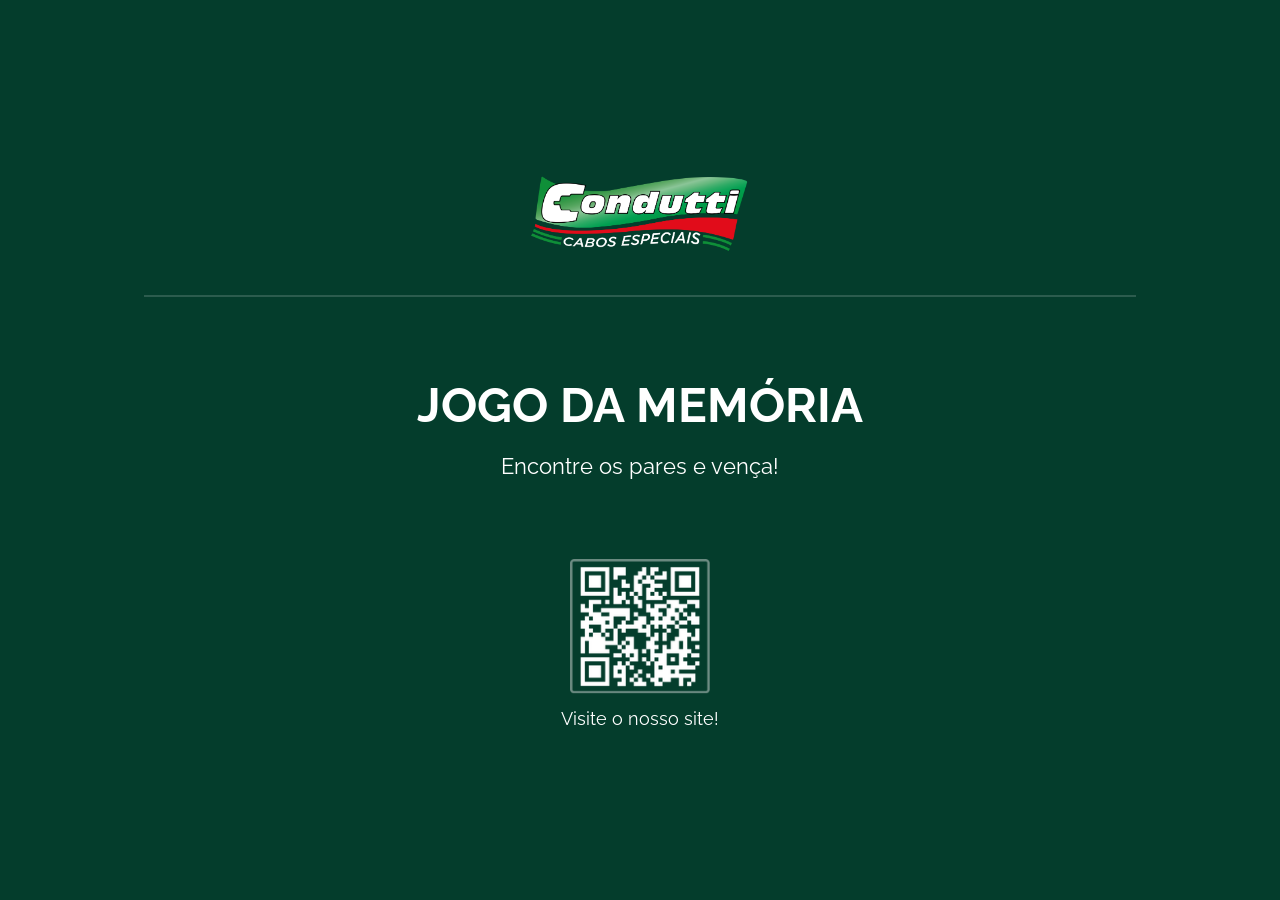
<file: index.html>
<!DOCTYPE html>
<html lang="pt-BR">
<head>
    <meta charset="UTF-8">
    <meta name="viewport" content="width=device-width, initial-scale=1.0, user-scalable=no, viewport-fit=cover">
    <title>Jogo da Memória</title>
    <link rel="stylesheet" href="style.css">
</head>
<body>
    <div class="container">
        <img src="imagens/logoFundoEscuro.png" alt="Logo" class="logo">
        
        <div class="divider"></div>
        
        <h1>JOGO DA MEMÓRIA</h1>
        <p class="subtitle">Encontre os pares e vença!</p>
        
        <div class="qr-container">
            <a href="https://condutti.com.br/"><img src="imagens/qrcode.png" alt="QR Code"></a>
            <p>Visite o nosso site!</p>
        </div>

        
    </div>
    
    <script src="script.js">
        function startGame() {
  window.location.href = "game.html"; 
}
    </script>
</body>
</html>
</file>
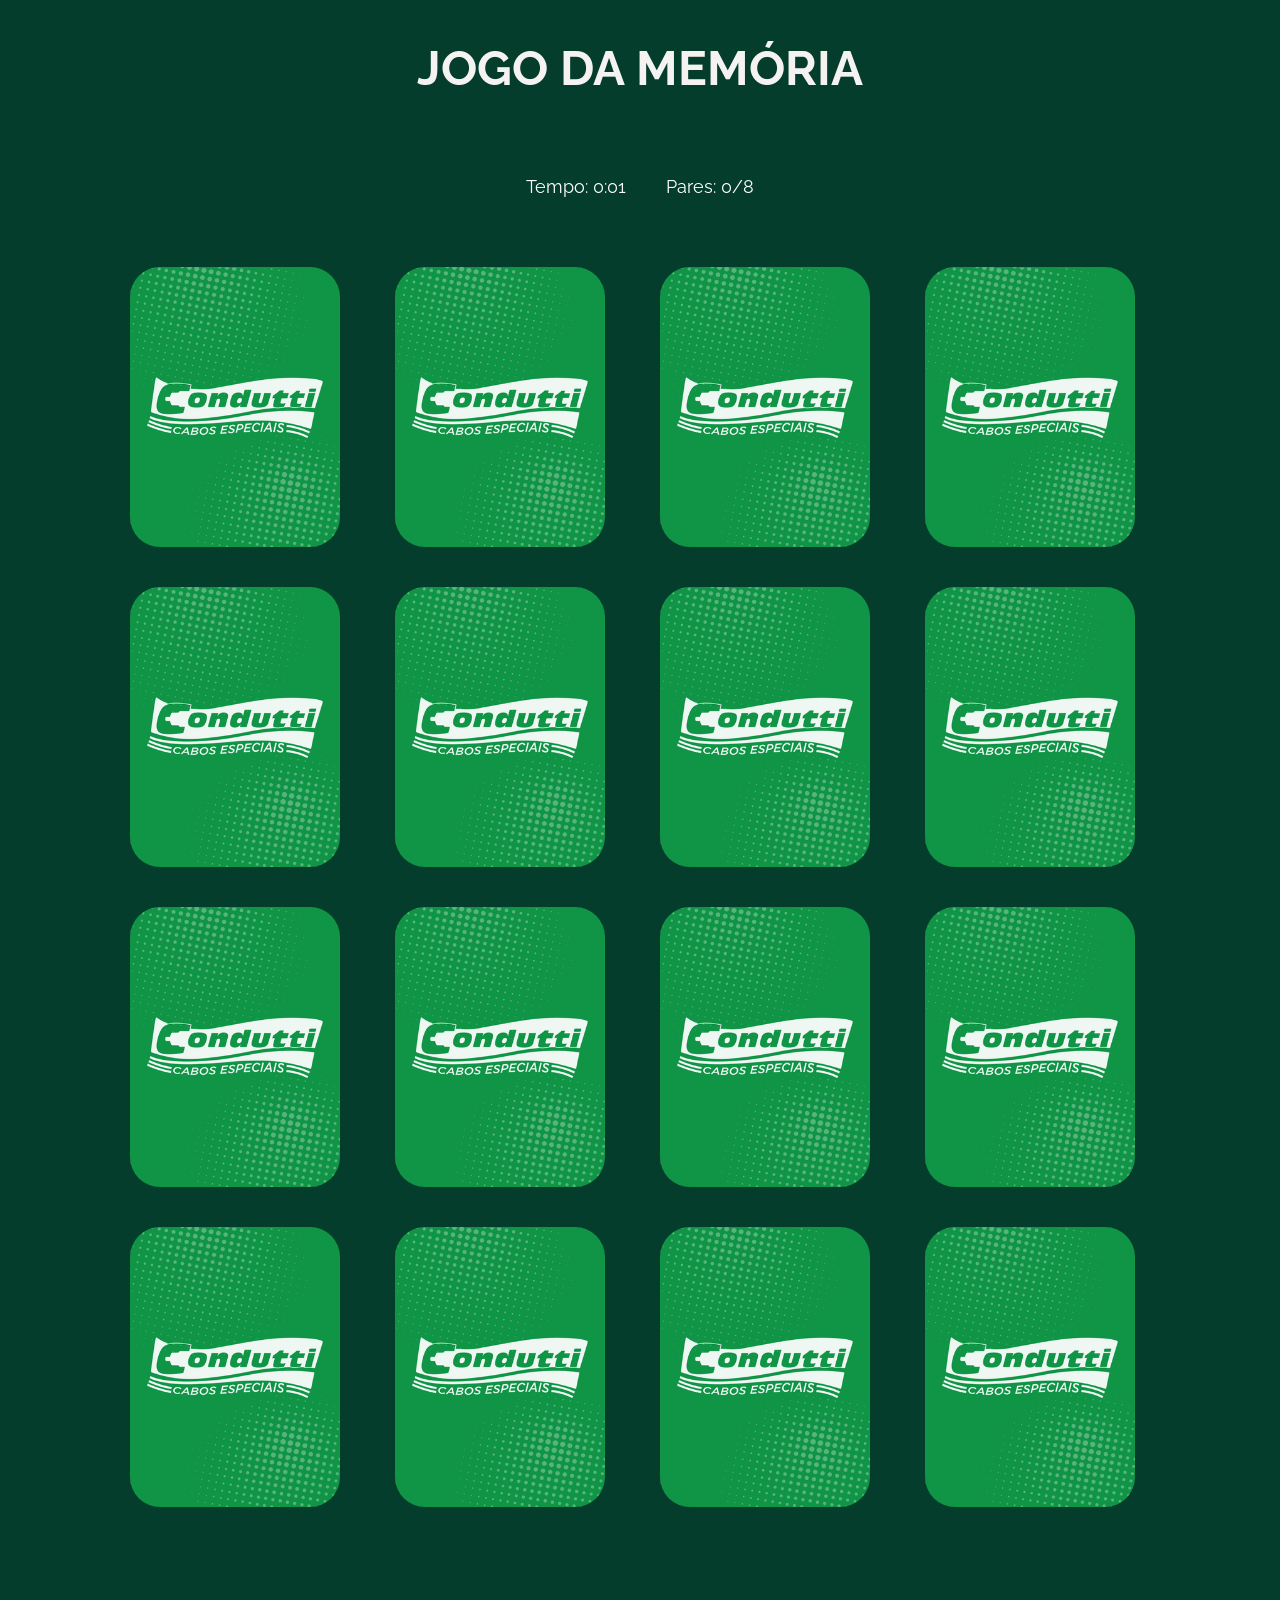
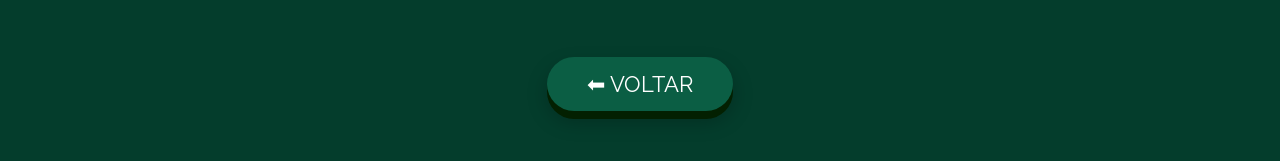
<file: game.html>
<!DOCTYPE html>
<html lang="pt-br">
<head>
  <meta charset="UTF-8">
  <title>Jogo da Memória</title>
  <link rel="stylesheet" href="style.css">
</head>

<body class="bodyGame">

    <h1 class="titleGame">JOGO DA MEMÓRIA</h1>

    <div class="divider"></div>
    <div class="info">
        <p>Tempo: <span id="timer">0</span></p>
        <p>Pares: <span id="pairs">0</span>/8</p>
    </div>
    
  <div class="game">


    <!-- PAR 1 -->
    <div class="card" data-card="p1">
      <div class="card-inner">
        <div class="card-front">
          <img src="imagens/caixa master branco.png">
        </div>
        <div class="card-back">
          <img src="imagens/caixa master branco (1).png">
        </div>
      </div>
    </div>

    <div class="card" data-card="p1">
      <div class="card-inner">
        <div class="card-front">
          <img src="imagens/caixa master branco.png">
        </div>
        <div class="card-back">
          <img src="imagens/caixa master branco (1).png">
        </div>
      </div>
    </div>

    <!-- PAR 2 -->
    <div class="card" data-card="p2">
      <div class="card-inner">
        <div class="card-front">
          <img src="imagens/caixa master branco.png">
        </div>
        <div class="card-back">
          <img src="imagens/caixa master branco (2).png">
        </div>
      </div>
    </div>

    <div class="card" data-card="p2">
      <div class="card-inner">
        <div class="card-front">
          <img src="imagens/caixa master branco.png">
        </div>
        <div class="card-back">
          <img src="imagens/caixa master branco (2).png">
        </div>
      </div>
    </div>

    <!-- PAR 3 -->
    <div class="card" data-card="p3">
      <div class="card-inner">
        <div class="card-front">
          <img src="imagens/caixa master branco.png">
        </div>
        <div class="card-back">
          <img src="imagens/caixa master branco (3).png">
        </div>
      </div>
    </div>

    <div class="card" data-card="p3">
      <div class="card-inner">
        <div class="card-front">
          <img src="imagens/caixa master branco.png">
        </div>
        <div class="card-back">
          <img src="imagens/caixa master branco (3).png">
        </div>
      </div>
    </div>

    <!-- PAR 4 -->
    <div class="card" data-card="p4">
      <div class="card-inner">
        <div class="card-front">
          <img src="imagens/caixa master branco.png">
        </div>
        <div class="card-back">
          <img src="imagens/caixa master branco (4).png">
        </div>
      </div>
    </div>

    <div class="card" data-card="p4">
      <div class="card-inner">
        <div class="card-front">
          <img src="imagens/caixa master branco.png">
        </div>
        <div class="card-back">
          <img src="imagens/caixa master branco (4).png">
        </div>
      </div>
    </div>

    <!-- PAR 5 -->
    <div class="card" data-card="p5">
      <div class="card-inner">
        <div class="card-front">
          <img src="imagens/caixa master branco.png">
        </div>
        <div class="card-back">
          <img src="imagens/caixa master branco (5).png">
        </div>
      </div>
    </div>

    <div class="card" data-card="p5">
      <div class="card-inner">
        <div class="card-front">
          <img src="imagens/caixa master branco.png">
        </div>
        <div class="card-back">
          <img src="imagens/caixa master branco (5).png">
        </div>
      </div>
    </div>

    <!-- PAR 6 -->
    <div class="card" data-card="p6">
      <div class="card-inner">
        <div class="card-front">
          <img src="imagens/caixa master branco.png">
        </div>
        <div class="card-back">
          <img src="imagens/caixa master branco (6).png">
        </div>
      </div>
    </div>

    <div class="card" data-card="p6">
      <div class="card-inner">
        <div class="card-front">
          <img src="imagens/caixa master branco.png">
        </div>
        <div class="card-back">
          <img src="imagens/caixa master branco (6).png">
        </div>
      </div>
    </div>

    <!-- PAR 7 -->
    <div class="card" data-card="p7">
      <div class="card-inner">
        <div class="card-front">
          <img src="imagens/caixa master branco.png">
        </div>
        <div class="card-back">
          <img src="imagens/caixa master branco (7).png">
        </div>
      </div>
    </div>

    <div class="card" data-card="p7">
      <div class="card-inner">
        <div class="card-front">
          <img src="imagens/caixa master branco.png">
        </div>
        <div class="card-back">
          <img src="imagens/caixa master branco (7).png">
        </div>
      </div>
    </div>

    <!-- PAR 8 -->
    <div class="card" data-card="p8">
      <div class="card-inner">
        <div class="card-front">
          <img src="imagens/caixa master branco.png">
        </div>
        <div class="card-back">
          <img src="imagens/caixa master branco (8).png">
        </div>
      </div>
    </div>

    <div class="card" data-card="p8">
      <div class="card-inner">
        <div class="card-front">
          <img src="imagens/caixa master branco.png">
        </div>
        <div class="card-back">
          <img src="imagens/caixa master branco (8).png">
        </div>
      </div>
    </div>

  </div>

  <div class="back-container">
      <a href="index.html" class="back-btn">
        ⬅ VOLTAR
      </a>
    </div>

  <div id="winModal" class="modal hidden">
<div class="modal-content">
  
  <div class="modal-body">
    <h2 class="modal-title">PARABÉNS!</h2>
    <p class="modal-text">VOCÊ CONCLUIU O JOGO!</p>
    <p class="modal-info">TIME: <span id="finalTime"></span></p>
  </div>

  <button onclick="restartGame()" class="modal-btn">
    Ir para o início
  </button>

</div>
</div>

<footer class="footer"><div></div></footer>

  <script src="script.js"></script>

</body>
</html>
</file>
<file: style.css>
@import url('https://fonts.googleapis.com/css2?family=Raleway:wght@100..900&display=swap');

* {
  margin: 0;
  padding: 0;
  box-sizing: border-box;
  font-family: "Raleway", sans-serif;
}

html, body {
  height: 100%;
}

body {
  background: #043d2c;
}

.container {
  width: 100%;
  min-height: 100vh;

  display: flex;
  flex-direction: column;
  align-items: center;
  justify-content: center; 

  gap: 20px; 

  padding: 40px 20px;
  text-align: center;
  color: white;
}

/* Logo */
.logo {
  width: clamp(120px, 20vw, 220px);
}

/* Linha */
.divider {
  width: 80%;
  height: 2px;
  background: rgba(255, 255, 255, 0.159); 
  margin-bottom: 60px;
  margin-top: 20px;
}

/* Título */
h1 {
  font-size: clamp(24px, 5vw, 48px);
  font-weight: 700;
}

.subtitle {
  font-size: clamp(16px, 2.5vw, 22px);
  margin-bottom: 10px;
}

/* Botão */
.play-btn {
  background: #0b5e44;
  border: none;
  color: white;
  margin-top: 30px;

  font-size: clamp(18px, 3vw, 26px);
  padding: 18px 50px;

  border-radius: 50px;
  cursor: pointer;

  display: flex;
  align-items: center;
  gap: 10px;

  transition: 0.2s ease;
  text-decoration: none;
  box-shadow: 
    0 8px 0 #032001,  
    0 10px 20px rgba(0,0,0,0.25); 
}

.play-btn:hover {
  background: #0f7a59;
  transform: scale(1.05);
}

.play-btn:active {
  transform: translateY(4px);

  box-shadow: 
    0 4px 0 #032001,
    0 6px 12px rgba(0,0,0,0.25);
}

/* QR */
.qr-container {
  display: flex;
  flex-direction: column;
  align-items: center;
  gap: 10px;
  margin-top: 50px;
}

.qr-container img {
  width: 140px;
}

.qr-container p {
  font-size: clamp(14px, 2vw, 18px);
}

.card {
  width: 210px;
  height: 280px;
}

.card-inner {
  width: 100%;
  height: 100%;
  transition: transform 0.5s;
  transform-style: preserve-3d;
  position: relative;
}

.card.flip .card-inner {
  transform: rotateY(180deg);
}

.card-front, .card-back {
  position: absolute;
  width: 100%;
  height: 100%;
  border-radius: 150px;
  backface-visibility: hidden;
}

.card-front {
  background: #0b5e44; /* verso */
}

.card-back {
  background: white;
  transform: rotateY(180deg);
}

.game {
  display: grid;
  grid-template-columns: repeat(4, 1fr);
  gap: 40px;

  width: 100%;
  max-width: 1100px;
  margin: 50px auto 0;

  padding: 0 40px 100px;
}

.card-front img,
.card-back img {
  width: 100%;
  height: 100%;
  object-fit: cover; 
  border-radius: 30px;
}

.bodyGame{
  justify-items: center; 
  align-items: center;
}

.titleGame{
  color: #f5f2f2;
  justify-content: center;
  align-items: center;
  margin-top: 40px;
}

.info {
  display: flex;
  justify-content: center;
  gap: 40px;
  color: white;
  font-size: 18px;
  margin-bottom: 20px;
}

/* FUNDO ESCURO */
.modal {
  position: fixed;
  top: 0;
  left: 0;
  width: 100%;
  height: 100%;

  background: rgba(0, 0, 0, 0.6); /* opacidade */

  display: flex;
  justify-content: center;
  align-items: center;

  z-index: 999;
}

/* ESCONDER */
.hidden {
  display: none;
}

.modal-content {
  background: #109547;
  padding: 40px;
  border-radius: 20px;
  color: white;
  width: 700px;
  height: 500px;

  display: flex;
  flex-direction: column;
}

/* BLOCO DO TEXTO */
.modal-body {
  flex: 1; /* ocupa todo espaço disponível */

  display: flex;
  flex-direction: column;
  justify-content: center; /* centraliza vertical */
  align-items: center; /* centraliza horizontal */
  text-align: center;
}

/* BOTÃO */
.modal-btn {
  align-self: center; /* centraliza botão */
  margin-bottom: 10px;
}

/* PARABÉNS */
.modal-title {
  font-size: 60px;
  font-weight: bold;

  text-shadow: 0 4px 8px rgba(0,0,0,0.4); 
}

/* TEXTO */
.modal-text {
  margin: 10px 0 20px;
  font-size: 30px;
  text-align: center;
}

/* INFO */
.modal-info {
  font-size: 23px;
  margin: 5px 0;
}

/* BOTÃO */
.modal-btn {
  margin-top: auto; /* força ficar embaixo */
  padding: 12px 25px;
  border: none;
  border-radius: 30px;
  width: 200px;
  background: #064e3b;
  color: white;
  cursor: pointer;

  box-shadow:
    0 6px 0 #022c22,
    0 8px 15px rgba(0,0,0,0.3);

  transition: 0.2s;
}

footer{
  height: 100px;
}


.modal-btn:active {
  transform: translateY(3px);

  box-shadow:
    0 3px 0 #022c22,
    0 5px 10px rgba(0,0,0,0.3);
}

body.bodyGame {
  display: flex;
  flex-direction: column;
  align-items: center;
}

.back-btn {
  background: #0b5e44;
  color: white;

  margin: 30px auto 50px; /* centraliza + espaço embaixo */

  font-size: clamp(16px, 3vw, 22px);
  padding: 14px 40px;

  border-radius: 50px;
  cursor: pointer;

  display: flex;
  align-items: center;
  justify-content: center;

  text-decoration: none;

  box-shadow: 
    0 8px 0 #032001,  
    0 10px 20px rgba(0,0,0,0.25); 

  transition: 0.2s ease;
}

.back-container {
  width: 100%;
  display: flex;
  justify-content: center;
  margin-bottom: 40px;
}

@media (max-width: 1024px) {
  .game {
    gap: 30px;
    padding: 0 30px 80px;
  }

  .titleGame{
    font-size: 80px;
  }

  .info{
    font-size: 28px;
  }
}

@media (max-width: 600px) {
  .game {
    gap: 20px;
    padding: 0 20px 60px;
  }

  .card {
    width: 100%;
    height: auto;
  }

  .card-inner {
    aspect-ratio: 3 / 4; 
  }

  .info{
    font-size: 60px;
  }
}

.back-container {
  grid-column: 1 / -1; /* ocupa todas as colunas */
  display: flex;
  justify-content: center;
  margin-top: 20px;
}
</file>
